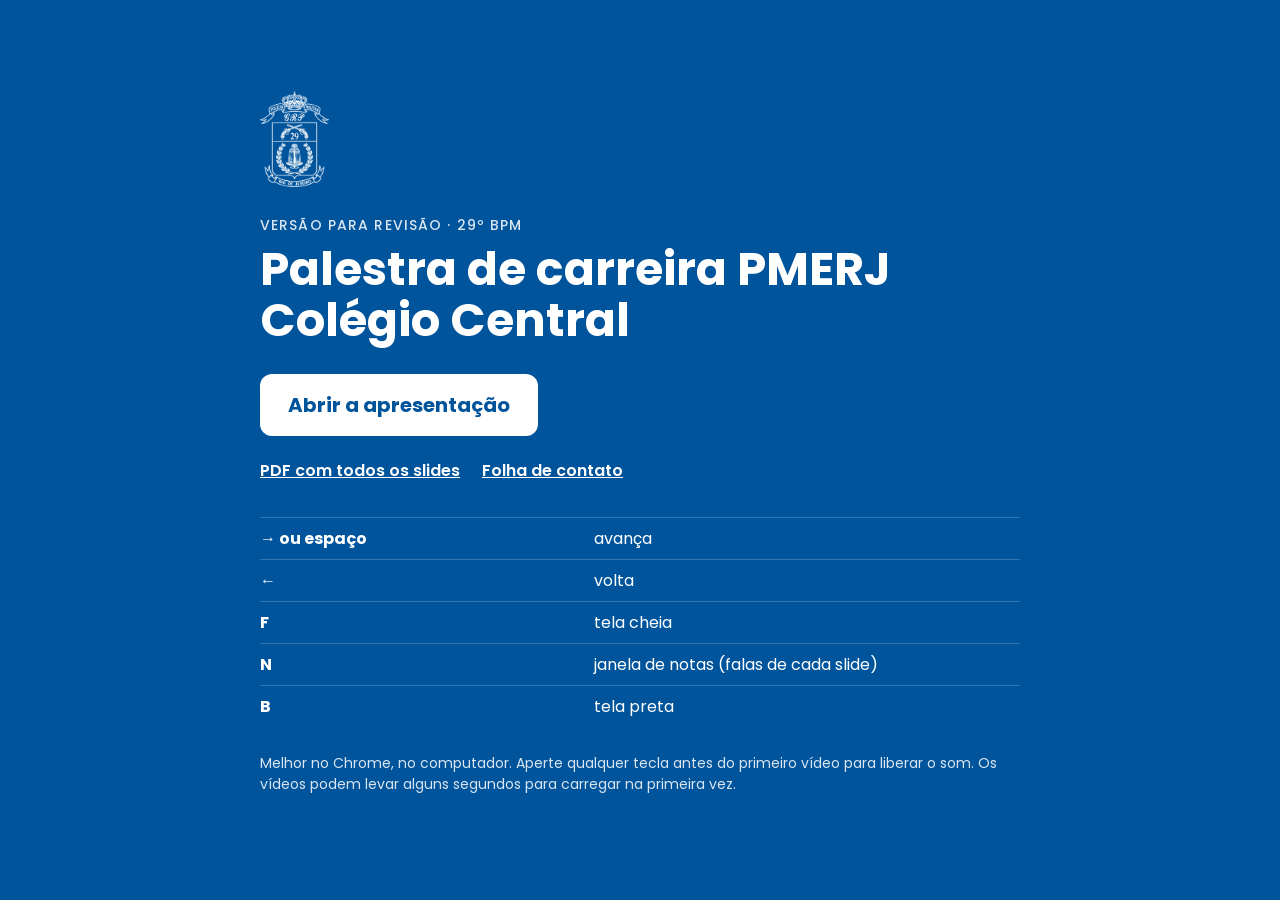
<file: index.html>
<!doctype html>
<html lang="pt-BR">
<head>
<meta charset="utf-8">
<meta name="robots" content="noindex, nofollow">
<meta name="viewport" content="width=device-width, initial-scale=1">
<title>Palestra · Colégio Central · 29º BPM</title>
<link rel="stylesheet" href="apresentacao/fonts.css">
<style>
  :root { --marinho:#00549C; --royal:#3C90F0; --nevoa:#EAF2FC; }
  * { box-sizing: border-box; }
  body { margin:0; min-height:100vh; font-family:Poppins, sans-serif; background:var(--marinho); color:#fff; display:flex; align-items:center; justify-content:center; padding:32px 16px; }
  main { width:100%; max-width:760px; }
  img.brasao { height:96px; display:block; margin-bottom:28px; }
  p.rot { margin:0 0 8px; font-weight:500; font-size:14px; letter-spacing:.08em; text-transform:uppercase; opacity:.85; }
  h1 { margin:0 0 28px; font-weight:700; font-size:clamp(30px,5vw,46px); line-height:1.1; }
  a.abrir { display:inline-block; background:#fff; color:var(--marinho); text-decoration:none; font-weight:700; font-size:20px; padding:16px 28px; border-radius:12px; transition:transform 160ms ease-out; }
  a.abrir:active { transform:scale(.97); }
  .extras { margin:22px 0 34px; display:flex; gap:22px; flex-wrap:wrap; }
  .extras a { color:#fff; font-weight:600; font-size:16px; }
  table { border-collapse:collapse; font-size:16px; width:100%; }
  td { padding:8px 0; border-top:1px solid rgba(255,255,255,.2); vertical-align:top; }
  td:first-child { font-weight:700; width:44%; padding-right:12px; }
  .nota { margin-top:26px; font-size:14px; line-height:1.5; opacity:.85; }
</style>
</head>
<body>
<main>
  <img class="brasao" src="midia/img/brasao_branco.png" alt="Brasão do 29º BPM">
  <p class="rot">Versão para revisão · 29º BPM</p>
  <h1>Palestra de carreira PMERJ<br>Colégio Central</h1>
  <a class="abrir" href="apresentacao/index.html#1">Abrir a apresentação</a>
  <div class="extras">
    <a href="Palestra_PMERJ_Colegio_Central_PLANO_B.pdf">PDF com todos os slides</a>
    <a href="Folha_de_contato.png">Folha de contato</a>
  </div>
  <table>
    <tr><td>→ ou espaço</td><td>avança</td></tr>
    <tr><td>←</td><td>volta</td></tr>
    <tr><td>F</td><td>tela cheia</td></tr>
    <tr><td>N</td><td>janela de notas (falas de cada slide)</td></tr>
    <tr><td>B</td><td>tela preta</td></tr>
  </table>
  <p class="nota">Melhor no Chrome, no computador. Aperte qualquer tecla antes do primeiro vídeo para liberar o som. Os vídeos podem levar alguns segundos para carregar na primeira vez.</p>
</main>
</body>
</html>
</file>
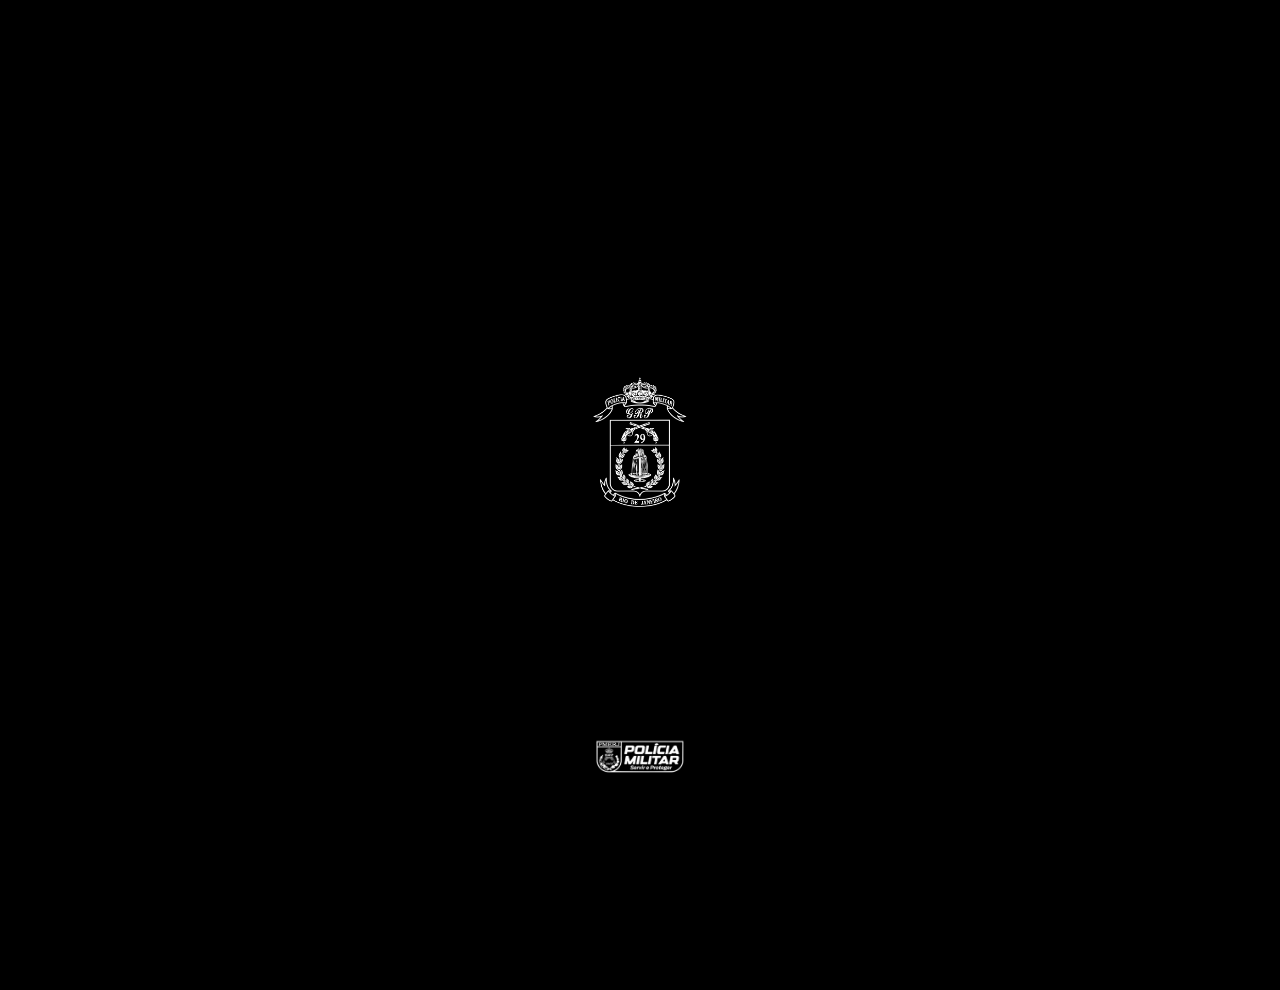
<file: apresentacao/index.html>
<!doctype html>
<html lang="pt-BR">
<head>
<meta name="robots" content="noindex, nofollow">
<meta charset="utf-8">
<meta name="viewport" content="width=device-width, initial-scale=1">
<title>Palestra PMERJ · Colégio Central · 29º BPM</title>
<link rel="stylesheet" href="fonts.css">
<link rel="stylesheet" href="estilo.css">
</head>
<body>
<div id="palco">

<!-- 01 · Capa -->
<section class="slide video" id="capa" data-titulo="Capa">
  <video src="../midia/s01_capa.mp4" muted loop playsinline preload="auto"></video>
  <img class="poster" src="../midia/poster/s01_capa.jpg" alt="">
  <img class="brasao-capa" src="../midia/img/brasao_branco.png" alt="Brasão do 29º BPM">
  <img class="barra-capa" src="../midia/img/barra_pmerj_branca.png" alt="Polícia Militar · Servir e Proteger">
</section>

<!-- 02 · A pergunta (faixa preta) -->
<section class="slide preta" id="pergunta" data-titulo="Daqui a um ano, onde vocês vão estar?" data-assin="preta">
  <div class="centro"><h1 class="manchete" data-palavras>Daqui a um ano, onde <span class="dourado">vocês</span> vão estar?</h1></div>
</section>

<!-- 03 · Vocês já pararam para pensar nisso? (faixa preta) -->
<section class="slide preta" id="pensar" data-titulo="Vocês já pararam para pensar nisso?" data-assin="preta">
  <div class="centro"><h1 class="manchete" data-palavras>Vocês já pararam para <span class="dourado">pensar</span> nisso?</h1></div>
</section>

<!-- 04 · Vamos conversar (faixa preta) -->
<section class="slide preta" id="conversar" data-titulo="Vamos conversar." data-assin="preta">
  <div class="centro"><h1 class="manchete" data-palavras style="font-size:150px">Vamos <span class="dourado">conversar.</span></h1></div>
</section>

<!-- 05 · 1809 → 217 anos -->
<section class="slide azul" id="hist" data-titulo="1809 · 217 anos de história" data-assin="azul">
  <div class="g1809">
    <p class="numero-heroi" data-a="fade"><span class="conta" data-para="1809">1809</span></p>
    <p class="apoio" data-a style="--d:220ms">Polícia Militar do Estado do Rio de Janeiro</p>
  </div>
  <div class="g217">
    <p class="numero-heroi"><span class="conta-217">217</span></p>
    <p class="apoio">anos de história</p>
  </div>
  <div class="frase-imp"><h2 class="manchete" data-palavras data-inicio="0" data-passo="55">Uma das poucas instituições imperiais ainda existentes nos dias de hoje.</h2></div>
</section>

<!-- 06 · Período joanino -->
<section class="slide claro" id="joanino" data-titulo="Instituições do período joanino" data-assin="claro">
  <div class="titulo-topo"><p class="rotulo" data-a>Para o vestibular</p><h1 class="manchete" data-palavras>Instituições do período joanino (1808–1821) que ainda existem hoje</h1></div>
  <ol class="lista-j">
    <li data-a style="--d:300ms"><span class="k">1</span>Correios (ECT)</li>
    <li data-a style="--d:350ms"><span class="k">2</span>Banco do Brasil</li>
    <li data-a style="--d:400ms" class="destaque"><span class="k">3</span>Polícia Militar do Estado do Rio de Janeiro</li>
    <li data-a style="--d:450ms"><span class="k">4</span>Academia Militar das Agulhas Negras (AMAN)</li>
    <li data-a style="--d:500ms"><span class="k">5</span>Escola Naval</li>
    <li data-a style="--d:550ms"><span class="k">6</span>Ministério da Justiça e Segurança Pública</li>
    <li data-a style="--d:600ms"><span class="k">7</span>Museu Nacional (UFRJ)</li>
    <li data-a style="--d:650ms"><span class="k">8</span>Observatório Nacional</li>
  </ol>
</section>

<!-- 07 · O Guardião do Noroeste -->
<section class="slide claro" id="guardiao" data-titulo="O Guardião do Noroeste" data-assin="claro">
  <div class="col">
    <h1 class="manchete" data-palavras style="font-size:92px">O Guardião do Noroeste</h1>
    <div class="numeros">
      <div class="num" data-a style="--d:240ms"><strong class="conta" data-para="9">9</strong><span>cidades</span></div>
      <div class="num" data-a style="--d:320ms"><strong><span class="conta" data-para="220">220</span> mil</strong><span>pessoas</span></div>
      <div class="num" data-a style="--d:400ms"><strong style="font-size:64px;font-weight:600">desde 1972</strong></div>
    </div>
  </div>
  <div class="mapa" data-a="fade" style="--d:120ms">
    <img src="../midia/img/mapa_noroeste.png" alt="Mapa do Noroeste Fluminense, área do 29º BPM">
    <span class="ponto"></span>
    <span class="lm1"></span>
    <span class="lm2"></span>
    <span class="rotulo-mapa" data-a style="--d:1620ms">Itaperuna</span>
  </div>
</section>

<!-- 08 · Linha do tempo do 29º BPM -->
<section class="slide azul" id="linha" data-titulo="Linha do tempo do 29º BPM" data-assin="azul">
  <div class="titulo-topo"><p class="rotulo" data-a>Linha do tempo</p><h1 class="manchete" data-palavras style="font-size:84px">A história do 29º BPM</h1></div>
  <div class="eixo" data-a="eixo"></div>
  <div class="marcos">
    <div class="marco" style="left:0%"><div class="ano" data-a>1972</div><span class="bola" data-a="fade"></span><div class="txt" data-a>A PM chega ao Noroeste: 2ª Companhia do então 2º BPM, em Itaperuna</div></div>
    <div class="marco" style="left:25%"><div class="ano" data-a>1977</div><span class="bola" data-a="fade"></span><div class="txt" data-a>A companhia ganha autonomia: 5ª CIPM</div></div>
    <div class="marco" style="left:50%"><div class="ano" data-a>1990</div><span class="bola" data-a="fade"></span><div class="txt" data-a>17 de setembro: nasce o 29º BPM</div></div>
    <div class="marco" style="left:75%"><div class="ano" data-a>2001</div><span class="bola" data-a="fade"></span><div class="txt" data-a>Passa a se chamar Batalhão Ten. Cel. PM Cezar Romero Rosa Pinto</div></div>
    <div class="marco hoje" style="left:100%"><div class="ano" data-a>Hoje</div><span class="bola" data-a="fade"></span><div class="txt" data-a>Primeira mulher no comando: Ten. Cel. PM Michelle</div></div>
  </div>
</section>

<!-- 09 · Muitas profissões -->
<section class="slide azul" id="profissoes" data-titulo="A PM tem muitas profissões dentro de uma" data-assin="azul">
  <div class="centro"><h1 class="manchete" data-palavras>A PM tem muitas profissões dentro de uma.</h1></div>
</section>

<!-- 10 · COE (título) -->
<section class="slide preta comando" id="coe-titulo" data-titulo="Comando de Operações Especiais (COE)" data-assin="preta">
  <div class="centro">
    <p class="sigla" data-a="zoom">COE</p>
    <p class="extenso" data-palavras data-inicio="200">Comando de Operações Especiais</p>
  </div>
</section>

<!-- 11 · Vídeo BOPE completo -->
<section class="slide video" id="bope-video" data-titulo="Vídeo BOPE (completo, 1 min 8 s)">
  <video src="../midia/s_bope_completo.mp4" playsinline preload="auto"></video>
  <img class="poster" src="../midia/poster/s_bope_completo.jpg" alt="">
</section>

<!-- 12 · COE: unidades + mosaico -->
<section class="slide preta unidades" id="coe" data-titulo="COE: BOPE, Choque, BTM, BAC, GAM" data-assin="preta">
  <div class="q"><div class="foto"><img src="../midia/img/coe_bope.jpg" alt="" style="object-position:50% 30%"></div><div class="nome"><p>COE · 1 / 5</p><h2>BOPE</h2><p class="ext">Batalhão de Operações Policiais Especiais</p></div></div>
  <div class="q"><div class="foto"><img src="../midia/img/coe_choque.jpg" alt="" style="object-position:50% 35%"></div><div class="nome"><p>COE · 2 / 5</p><h2>Choque</h2><p class="ext">Batalhão de Polícia de Choque</p></div></div>
  <div class="q"><div class="foto"><img src="../midia/img/coe_btm.jpg" alt="" style="object-position:50% 45%"></div><div class="nome"><p>COE · 3 / 5</p><h2>BTM</h2><p class="ext">Batalhão Tático de Motociclistas</p></div></div>
  <div class="q"><div class="foto"><img src="../midia/img/coe_bac.jpg" alt="" style="object-position:50% 50%"></div><div class="nome"><p>COE · 4 / 5</p><h2>BAC</h2><p class="ext">Batalhão de Ações com Cães</p></div></div>
  <div class="q"><div class="foto"><img src="../midia/img/coe_gam.jpg" alt="" style="object-position:50% 40%"></div><div class="nome"><p>COE · 5 / 5</p><h2>GAM</h2><p class="ext">Grupamento Aeromóvel</p></div></div>
  <div class="mosaico">
    <div class="cab"><span class="sg">COE</span><h2>Comando de Operações Especiais</h2></div>
    <div class="grade g5">
      <figure class="t" style="grid-area:a"><img src="../midia/img/coe_bope.jpg" alt="" style="object-position:50% 30%"><figcaption>BOPE</figcaption></figure>
      <figure class="t" style="grid-area:b"><img src="../midia/img/coe_choque.jpg" alt="" style="object-position:50% 30%"><figcaption>Choque</figcaption></figure>
      <figure class="t" style="grid-area:c"><img src="../midia/img/coe_btm.jpg" alt="" style="object-position:50% 40%"><figcaption>BTM</figcaption></figure>
      <figure class="t" style="grid-area:d"><img src="../midia/img/coe_bac.jpg" alt="" style="object-position:50% 18%"><figcaption>BAC</figcaption></figure>
      <figure class="t" style="grid-area:e"><img src="../midia/img/coe_gam.jpg" alt="" style="object-position:50% 35%"><figcaption>GAM</figcaption></figure>
    </div>
  </div>
</section>

<!-- 13 · CPE (título) -->
<section class="slide preta comando" id="cpe-titulo" data-titulo="Comando de Policiamento Especializado (CPE)" data-assin="preta">
  <div class="centro">
    <p class="sigla" data-a="zoom">CPE</p>
    <p class="extenso" data-palavras data-inicio="200">Comando de Policiamento Especializado</p>
  </div>
</section>

<!-- 14 · Vídeo BEPE completo -->
<section class="slide video" id="bepe-video" data-titulo="Vídeo BEPE (completo, 1 min 7 s)">
  <video src="../midia/s_bepe_completo.mp4" playsinline preload="auto"></video>
  <img class="poster" src="../midia/poster/s_bepe_completo.jpg" alt="">
</section>

<!-- 15 · CPE: unidades + mosaico -->
<section class="slide preta unidades" id="cpe" data-titulo="CPE: RECOM, Cavalaria, BEPE, BPTur, BPVE, GPFer" data-assin="preta">
  <div class="q"><div class="foto"><img src="../midia/img/cpe_recom.jpg" alt="" style="object-position:60% 40%"></div><div class="nome"><p>CPE · 1 / 6</p><h2>RECOM</h2><p class="ext">Batalhão de Rondas Especiais e Controle de Multidões</p></div></div>
  <div class="q"><div class="foto"><img src="../midia/img/cpe_cavalaria.jpg" alt="" style="object-position:50% 45%"></div><div class="nome"><p>CPE · 2 / 6</p><h2>Cavalaria</h2><p class="ext">Regimento de Polícia Montada (RCECS)</p></div></div>
  <div class="q"><div class="foto"><img src="../midia/img/cpe_bepe.jpg" alt="" style="object-position:50% 50%"></div><div class="nome"><p>CPE · 3 / 6</p><h2>BEPE</h2><p class="ext">Batalhão Especial de Policiamento em Estádios</p></div></div>
  <div class="q"><div class="foto"><img src="../midia/img/cpe_bptur.jpg" alt="" style="object-position:50% 50%"></div><div class="nome"><p>CPE · 4 / 6</p><h2>BPTur</h2><p class="ext">Batalhão de Policiamento em Áreas Turísticas</p></div></div>
  <div class="q"><div class="foto"><img src="../midia/img/cpe_bpve.jpg" alt="" style="object-position:40% 60%"></div><div class="nome"><p>CPE · 5 / 6</p><h2>BPVE</h2><p class="ext">Batalhão de Policiamento em Vias Expressas</p></div></div>
  <div class="q"><div class="foto"><img src="../midia/img/cpe_gpfer.jpg" alt="" style="object-position:60% 50%"></div><div class="nome"><p>CPE · 6 / 6</p><h2>GPFer</h2><p class="ext">Grupamento de Policiamento Ferroviário</p></div></div>
  <div class="mosaico">
    <div class="cab"><span class="sg">CPE</span><h2>Comando de Policiamento Especializado</h2></div>
    <div class="grade g6">
      <figure class="t" style="grid-area:a"><img src="../midia/img/cpe_bepe.jpg" alt="" style="object-position:50% 50%"><figcaption>BEPE</figcaption></figure>
      <figure class="t" style="grid-area:b"><img src="../midia/img/cpe_recom.jpg" alt="" style="object-position:62% 35%"><figcaption>RECOM</figcaption></figure>
      <figure class="t" style="grid-area:c"><img src="../midia/img/cpe_cavalaria.jpg" alt="" style="object-position:50% 45%"><figcaption>Cavalaria</figcaption></figure>
      <figure class="t" style="grid-area:d"><img src="../midia/img/cpe_bptur.jpg" alt="" style="object-position:50% 40%"><figcaption>BPTur</figcaption></figure>
      <figure class="t" style="grid-area:e"><img src="../midia/img/cpe_gpfer.jpg" alt="" style="object-position:60% 45%"><figcaption>GPFer</figcaption></figure>
      <figure class="t" style="grid-area:f"><img src="../midia/img/cpe_bpve.jpg" alt="" style="object-position:40% 60%"><figcaption>BPVE</figcaption></figure>
    </div>
  </div>
</section>

<!-- 16 · CPAm, CPTran e CPP (mosaico direto) -->
<section class="slide preta unidades" id="trio-cmd" data-titulo="CPAm · CPTran · CPP" data-assin="preta" data-direto>
  <div class="mosaico">
    <div class="grade g3x2">
      <div class="col-t"><span>CPAm</span>Policiamento Ambiental</div>
      <figure class="t"><img src="../midia/img/cpam_2.jpg" alt="" style="object-position:55% 50%"></figure>
      <figure class="t"><img src="../midia/img/cpam_1.jpg" alt="" style="object-position:50% 45%"></figure>
      <div class="col-t"><span>CPTran</span>Policiamento de Trânsito</div>
      <figure class="t"><img src="../midia/img/cprv_1.jpg" alt="" style="object-position:50% 45%"></figure>
      <figure class="t"><img src="../midia/img/cprv_2.jpg" alt="" style="object-position:50% 40%"></figure>
      <div class="col-t"><span>CPP</span>Polícia Pacificadora</div>
      <figure class="t"><img src="../midia/img/cpp_1.jpg" alt="" style="object-position:50% 2%"></figure>
      <figure class="t"><img src="../midia/img/cpp_2.jpg" alt="" style="object-position:50% 22%"></figure>
    </div>
  </div>
</section>

<!-- 17 · Inteligência, comando e controle e correcional (título) -->
<section class="slide preta comando" id="sci-titulo" data-titulo="Inteligência, comando e controle e correcional" data-assin="preta">
  <div class="centro">
    <p class="sigla tripla" data-a="zoom">SI · SCC · CGPM</p>
    <p class="extenso" data-palavras data-inicio="200">Inteligência, comando e controle e correcional</p>
  </div>
</section>

<!-- 18 · Inteligência (organograma) -->
<section class="slide preta orgao" id="si" data-titulo="Inteligência · Subsecretaria de Inteligência (SI)" data-assin="preta">
  <div class="orga">
    <p class="rotulo" data-a>Inteligência</p>
    <div class="raiz" data-a style="--d:120ms"><span class="sig">SI</span><span class="ext">Subsecretaria de Inteligência de Polícia Militar</span></div>
    <ul>
      <li><div class="no n1">Diretoria-Geral de Inteligência e Coordenação Executiva</div>
        <ul>
          <li><div class="no">Diretoria de Inteligência</div></li>
          <li><div class="no">Diretoria de Operações de Inteligência</div></li>
          <li><div class="no">Diretoria de Inteligência Cibernética</div></li>
          <li><div class="no">Diretoria de Contrainteligência</div></li>
          <li><div class="no">Diretoria de Gestão de Recursos de Inteligência</div></li>
          <li><div class="no">Centro de Ensino e Pesquisa de Inteligência</div></li>
        </ul>
      </li>
    </ul>
  </div>
  <div class="orga-foto um" data-a="fade" style="--d:200ms"><img src="../midia/img/si_1.jpg" alt="" style="object-position:40% 50%"></div>
</section>

<!-- 19 · Comando e Controle (organograma) -->
<section class="slide preta orgao" id="scc" data-titulo="Comando e Controle · Subsecretaria de Comando e Controle (SCC)" data-assin="preta">
  <div class="orga">
    <p class="rotulo" data-a>Comando e Controle</p>
    <div class="raiz" data-a style="--d:120ms"><span class="sig">SCC</span><span class="ext">Subsecretaria de Comando e Controle de Polícia Militar</span></div>
    <ul>
      <li><div class="no">Diretoria de Comunicações Críticas</div></li>
      <li><div class="no">Assessoria de Administração</div></li>
      <li><div class="no n1">Diretoria-Geral de Tecnologia da Informação e Comunicação</div>
        <ul>
          <li><div class="no">Diretoria de Sistemas de Informação</div></li>
          <li><div class="no">Diretoria de Infraestruturas de Tecnologia</div></li>
        </ul>
      </li>
      <li><div class="no">Centro de Controle Operacional da Polícia Militar</div></li>
    </ul>
  </div>
  <div class="orga-foto dois" data-a="fade" style="--d:200ms"><img src="../midia/img/scc_1.jpg" alt="" style="object-position:30% 50%"><img src="../midia/img/scc_2.jpg" alt="" style="object-position:50% 50%"></div>
</section>

<!-- 20 · Correcional (organograma) -->
<section class="slide preta orgao compacto" id="cgpm" data-titulo="Correcional · Corregedoria Geral de Polícia Militar (CGPM)" data-assin="preta">
  <div class="orga" data-passo="110">
    <p class="rotulo" data-a>Correcional</p>
    <div class="raiz" data-a style="--d:120ms"><span class="sig">CGPM</span><span class="ext">Corregedoria Geral de Polícia Militar</span></div>
    <ul>
      <li><div class="no">Centro de Criminalística</div></li>
      <li><div class="no">Unidade Prisional da Polícia Militar</div></li>
      <li><div class="no">1ª Delegacia de Polícia Judiciária Militar</div></li>
      <li><div class="no">2ª Delegacia de Polícia Judiciária Militar</div></li>
      <li><div class="no">3ª Delegacia de Polícia Judiciária Militar</div></li>
      <li><div class="no">4ª Delegacia de Polícia Judiciária Militar</div></li>
      <li><div class="no">5ª Delegacia de Polícia Judiciária Militar</div></li>
      <li><div class="no">6ª Delegacia de Polícia Judiciária Militar</div></li>
      <li><div class="no">7ª Delegacia de Polícia Judiciária Militar</div></li>
      <li><div class="no">8ª Delegacia de Polícia Judiciária Militar</div></li>
      <li><div class="no">Delegacia de Polícia Judiciária Militar Especializada</div></li>
    </ul>
  </div>
  <div class="orga-foto tres" data-a="fade" style="--d:200ms"><img src="../midia/img/cgpm_1.jpg" alt=""><img src="../midia/img/cgpm_2.jpg" alt=""><img src="../midia/img/cgpm_3.jpg" alt=""></div>
</section>

<!-- 17 · Ainda há -->
<section class="slide azul" id="ainda" data-titulo="Ainda há…" data-assin="azul">
  <div class="titulo-topo"><h1 class="manchete" data-palavras style="font-size:104px">Ainda há</h1></div>
  <div class="nums">
    <div data-a style="--d:200ms"><strong class="conta" data-para="45">45</strong><span>unidades de área</span></div>
    <div data-a style="--d:280ms"><strong class="conta" data-para="10">10</strong><span>unidades de ensino e cultura</span></div>
    <div data-a style="--d:360ms"><strong class="conta" data-para="2">2</strong><span>hospitais</span></div>
    <div data-a style="--d:440ms"><strong class="conta" data-para="4">4</strong><span>policlínicas</span></div>
  </div>
</section>

<!-- 18 · As duas portas -->
<section class="slide claro" id="portas" data-titulo="As duas portas de entrada" data-assin="claro">
  <div class="titulo-topo"><span class="filete" data-a></span><h1 class="manchete" data-palavras>As duas portas de entrada</h1></div>
  <div class="duas">
    <div class="porta" data-a style="--d:240ms"><img src="../midia/img/porta_cfap.jpg" alt="CFAP 31 de Voluntários" style="object-position:50% 55%"><div class="info"><h3>Praça</h3><p>Casa de entrada: <b>CFAP 31 de Voluntários</b></p></div></div>
    <div class="porta" data-a style="--d:320ms"><img src="../midia/img/porta_esfo.jpg" alt="ESFO D. João VI" style="object-position:50% 60%"><div class="info"><h3>Oficialato</h3><p>Casa de entrada: <b>ESFO D. João VI</b></p></div></div>
  </div>
</section>

<!-- 19 · Soldado -->
<section class="slide claro divide" id="soldado" data-titulo="Soldado: a porta que já está aberta" data-assin="claro">
  <div class="texto">
    <p class="rotulo" data-a>Soldado</p>
    <h1 class="manchete" data-palavras>A porta que já está aberta</h1>
    <ul class="req">
      <li data-a style="--d:300ms"><svg class="ic" viewBox="0 0 58 58" fill="none" stroke="#3C90F0" stroke-width="4" stroke-linecap="round" stroke-linejoin="round"><circle cx="29" cy="29" r="26"/><path d="M17 30l8 8 16-17"/></svg><span><strong>Ensino médio</strong><small>(vocês terminam em dezembro)</small></span></li>
      <li data-a style="--d:360ms"><svg class="ic" viewBox="0 0 58 58" fill="none" stroke="#3C90F0" stroke-width="4" stroke-linecap="round" stroke-linejoin="round"><circle cx="29" cy="29" r="26"/><path d="M17 30l8 8 16-17"/></svg><span><strong>18 anos</strong></span></li>
      <li data-a style="--d:420ms"><svg class="ic" viewBox="0 0 58 58" fill="none" stroke="#3C90F0" stroke-width="4" stroke-linecap="round" stroke-linejoin="round"><circle cx="29" cy="29" r="26"/><path d="M17 30l8 8 16-17"/></svg><span><strong>CNH</strong><small>(exceto só categoria A)</small></span></li>
    </ul>
    <ul class="lista-apoio" data-a style="--d:500ms">
      <li>Formação no CFAP</li>
      <li>R$ 5.233,88 no último edital</li>
      <li>Altura mínima: 1,65 m (homens) e 1,60 m (mulheres)</li>
      <li>Vagas sem divisão por gênero</li>
    </ul>
  </div>
  <div class="foto-lado" data-a="fade" style="--d:60ms"><img src="../midia/img/s18_cfap.jpg" alt="Formatura do CFAP" style="object-position:50% 50%"></div>
</section>

<!-- 20 · Índices do TAF -->
<section class="slide claro" id="taf" data-titulo="Os índices do TAF" data-assin="claro">
  <div class="titulo-topo"><p class="rotulo" data-a>Último edital de soldado (2023)</p><h1 class="manchete" data-palavras>Os índices do TAF</h1></div>
  <table data-a style="--d:260ms">
    <thead><tr><th></th><th>Homens</th><th>Mulheres</th></tr></thead>
    <tbody>
      <tr><td>Abdominal</td><td>36 em 60 s</td><td>26 em 60 s</td></tr>
      <tr><td>Barra fixa</td><td>3 repetições</td><td>8 s em suspensão</td></tr>
      <tr><td>Corrida 2.400 m</td><td>até 12 min</td><td>até 14 min</td></tr>
    </tbody>
  </table>
</section>

<!-- 21 · Oficial combatente -->
<section class="slide claro divide" id="combatente" data-titulo="Oficial combatente" data-assin="claro">
  <div class="texto">
    <p class="rotulo" data-a>Oficial combatente</p>
    <h1 class="manchete" data-palavras>Bacharel em Direito</h1>
    <ul class="lista-apoio lista-forte" data-a style="--d:300ms">
      <li>CFO de <b>3 anos</b> na ESFO D. João VI</li>
      <li><b>R$ 4.127,16</b> em formação → <b>R$ 10.348,18</b> como 2º&nbsp;tenente</li>
      <li>CFO 2027: <b>100 vagas</b> autorizadas</li>
    </ul>
  </div>
  <div class="foto-cartao" data-a="desce" style="--d:150ms;--t-el:800ms"><img src="../midia/img/cadete.jpg" alt="Cadete da ESFO"></div>
</section>

<!-- 22 · Vídeo ESFO completo (Ribeirão das Lajes) -->
<section class="slide video" id="esfo-video" data-titulo="Vídeo: cadetes em Ribeirão das Lajes (completo, 2 min 4 s)">
  <video src="../midia/s_esfo_completo.mp4" playsinline preload="auto"></video>
  <img class="poster" src="../midia/poster/s_esfo_completo.jpg" alt="">
</section>

<!-- 23 · Oficial de saúde -->
<section class="slide claro divide foto-esq" id="saude" data-titulo="Oficial de saúde" data-assin="claro">
  <div class="foto-lado" data-a="fade" style="--d:60ms"><img src="../midia/img/s22_medica.jpg" alt="Tenente médica na formatura" style="object-position:50% 20%"></div>
  <div class="texto">
    <p class="rotulo" data-a>Entra como tenente</p>
    <h1 class="manchete" data-palavras>Oficial de saúde</h1>
    <ul class="chips" data-a style="--d:280ms">
      <li>Medicina</li><li>Odontologia</li><li>Farmácia</li><li>Enfermagem</li><li>Psicologia</li><li>Fisioterapia</li><li>Fonoaudiologia</li><li>Nutrição</li><li>Veterinária</li>
    </ul>
    <p class="corrido" data-a style="--d:360ms">Médicos (2023): <b>R$ 8.716,46</b> no estágio → <b>R$ 11.505,73</b></p>
  </div>
</section>

<!-- 24 · Quadro complementar e capelania -->
<section class="slide claro" id="complementar" data-titulo="Quadro complementar e capelania" data-assin="claro">
  <div class="titulo-topo"><p class="rotulo" data-a>Entram como oficiais</p><h1 class="manchete" data-palavras>Quadro complementar e capelania</h1></div>
  <div class="trio">
    <div class="cartao" data-a style="--d:260ms"><span class="n">Quadro complementar</span><h3>Pedagogia</h3></div>
    <div class="cartao" data-a style="--d:320ms"><span class="n">Quadro complementar</span><h3>Serviço Social</h3></div>
    <div class="cartao" data-a style="--d:380ms"><span class="n">Capelania</span><h3>Capelão</h3><p>padres e pastores</p></div>
  </div>
</section>

<!-- 25 · Frase-âncora -->
<section class="slide azul" id="ancora" data-titulo="Escolha a sua faculdade. A PM tem uma porta para ela." data-assin="azul">
  <div class="centro"><h1 class="manchete" data-palavras data-passo="60" style="font-size:100px">Escolha a sua faculdade.<br>A PM tem uma porta para ela.</h1></div>
</section>

<!-- 26 · Minha história na Polícia Militar -->
<section class="slide azul" id="historia" data-titulo="Minha história na Polícia Militar" data-assin="azul">
  <div class="titulo-topo">
    <p class="rotulo" data-a>Ten. Cel. PM Michelle</p>
    <h1 class="manchete" data-palavras>Minha história na Polícia Militar</h1>
    <p class="corrido" data-a style="--d:300ms">Ingressou em 2001 e foi declarada aspirante a oficial em 1º de dezembro de 2003.<br>Hoje, comandante do 29º BPM.</p>
  </div>
  <div class="degraus">
    <div class="degrau" data-a style="--d:380ms;height:27%"><span class="a">2001</span><span class="r">Cadete (CFO)</span></div>
    <div class="degrau" data-a style="--d:440ms;height:37%"><span class="a">1º/12/2003</span><span class="r">Aspirante a oficial</span></div>
    <div class="degrau" data-a style="--d:500ms;height:47%"><span class="a"></span><span class="r">2º Tenente</span></div>
    <div class="degrau" data-a style="--d:560ms;height:58%"><span class="a"></span><span class="r">1º Tenente</span></div>
    <div class="degrau" data-a style="--d:620ms;height:69%"><span class="a"></span><span class="r">Capitão</span></div>
    <div class="degrau" data-a style="--d:680ms;height:80%"><span class="a"></span><span class="r">Major</span></div>
    <div class="degrau topo" data-a style="--d:740ms;height:100%"><span class="a">21/08/2025</span><span class="r">Tenente-Coronel</span></div>
  </div>
</section>

<!-- 27 · A formação -->
<section class="slide azul" id="formacao" data-titulo="Trajetória · A formação" data-assin="azul">
  <div class="traj-rotulo" data-a><span class="filete"></span><p class="rotulo">A formação</p></div>
  <div class="traj">
    <figure data-a style="--d:80ms"><img src="../midia/img/s04_a.jpg" alt=""><figcaption>1º ano do CFO · 2001</figcaption></figure>
    <figure data-a style="--d:160ms"><img src="../midia/img/traj_aspirante.jpg" alt=""><figcaption>Aspirante · 2003 · conclusão do curso</figcaption></figure>
  </div>
</section>

<!-- 28 · A formatura -->
<section class="slide azul" id="formatura" data-titulo="Trajetória · A formatura" data-assin="azul">
  <div class="traj-rotulo" data-a><span class="filete"></span><p class="rotulo">A formatura</p></div>
  <div class="traj">
    <figure data-a style="--d:80ms"><img src="../midia/img/s05_b.jpg" alt=""><figcaption>Espadim · 2001 · cerimônia de ingresso no CFO</figcaption></figure>
    <figure data-a style="--d:160ms"><img src="../midia/img/s05_a.jpg" alt=""><figcaption>Aspirantado · 2003</figcaption></figure>
  </div>
</section>

<!-- 29 · Hoje (página inteira da revista) -->
<section class="slide azul" id="hoje" data-titulo="Trajetória · Hoje" data-assin="azul">
  <div class="traj-rotulo" data-a><span class="filete"></span><p class="rotulo">Hoje</p></div>
  <div class="traj">
    <figure data-a style="--d:180ms"><img src="../midia/img/hoje_1.jpg" alt="Ten. Cel. PM Michelle" style="border-radius:6px"></figure>
    <figure data-a style="--d:80ms"><img src="../midia/img/revista_estilo_off.jpg" alt="Página da revista Estilo Off com a Ten. Cel. Michelle" style="border-radius:6px"><figcaption>Comandante do 29º BPM · revista Estilo Off</figcaption></figure>
    <figure data-a style="--d:280ms"><img src="../midia/img/hoje_2.jpg" alt="Ten. Cel. PM Michelle" style="border-radius:6px"></figure>
  </div>
</section>

<!-- 30 · Siga o 29º no Instagram -->
<section class="slide azul" id="instagram" data-titulo="Siga o 29º BPM no Instagram" data-assin="azul">
  <div class="qr-wrap" data-a="zoom"><img class="qr" src="../midia/img/qr_29bpm.png" alt="QR code @29bpm_pmerj"></div>
  <div class="arroba"><p class="rotulo" data-a style="margin-bottom:18px">Siga o 29º BPM</p><h1 class="manchete" data-a style="--d:160ms">@29bpm_pmerj</h1></div>
</section>

<!-- 31 · Assinatura -->
<section class="slide azul" id="fim" data-titulo="Encerramento · O Guardião do Noroeste">
  <div class="centro">
    <img class="brasao-fim" src="../midia/img/brasao_branco.png" alt="Brasão do 29º BPM" data-a="sobe">
    <h2 data-palavras data-inicio="450">O Guardião do Noroeste</h2>
    <p data-palavras data-inicio="650">29º BPM</p>
  </div>
  <img class="barra-fim" src="../midia/img/barra_pmerj_branca.png" alt="Polícia Militar · Servir e Proteger">
</section>

<!-- 32 · Perguntas -->
<section class="slide azul" id="perguntas" data-titulo="Perguntas" data-assin="azul">
  <div class="centro"><h1 class="manchete" data-palavras style="font-size:160px">Perguntas?</h1></div>
  <div class="qr-mini" data-a style="--d:200ms"><img class="qr" src="../midia/img/qr_29bpm.png" alt="QR code @29bpm_pmerj"><p>@29bpm_pmerj</p></div>
</section>

</div>
<div id="tela-preta"></div>
<script src="falas.js"></script>
<script src="app.js"></script>
</body>
</html>
</file>
